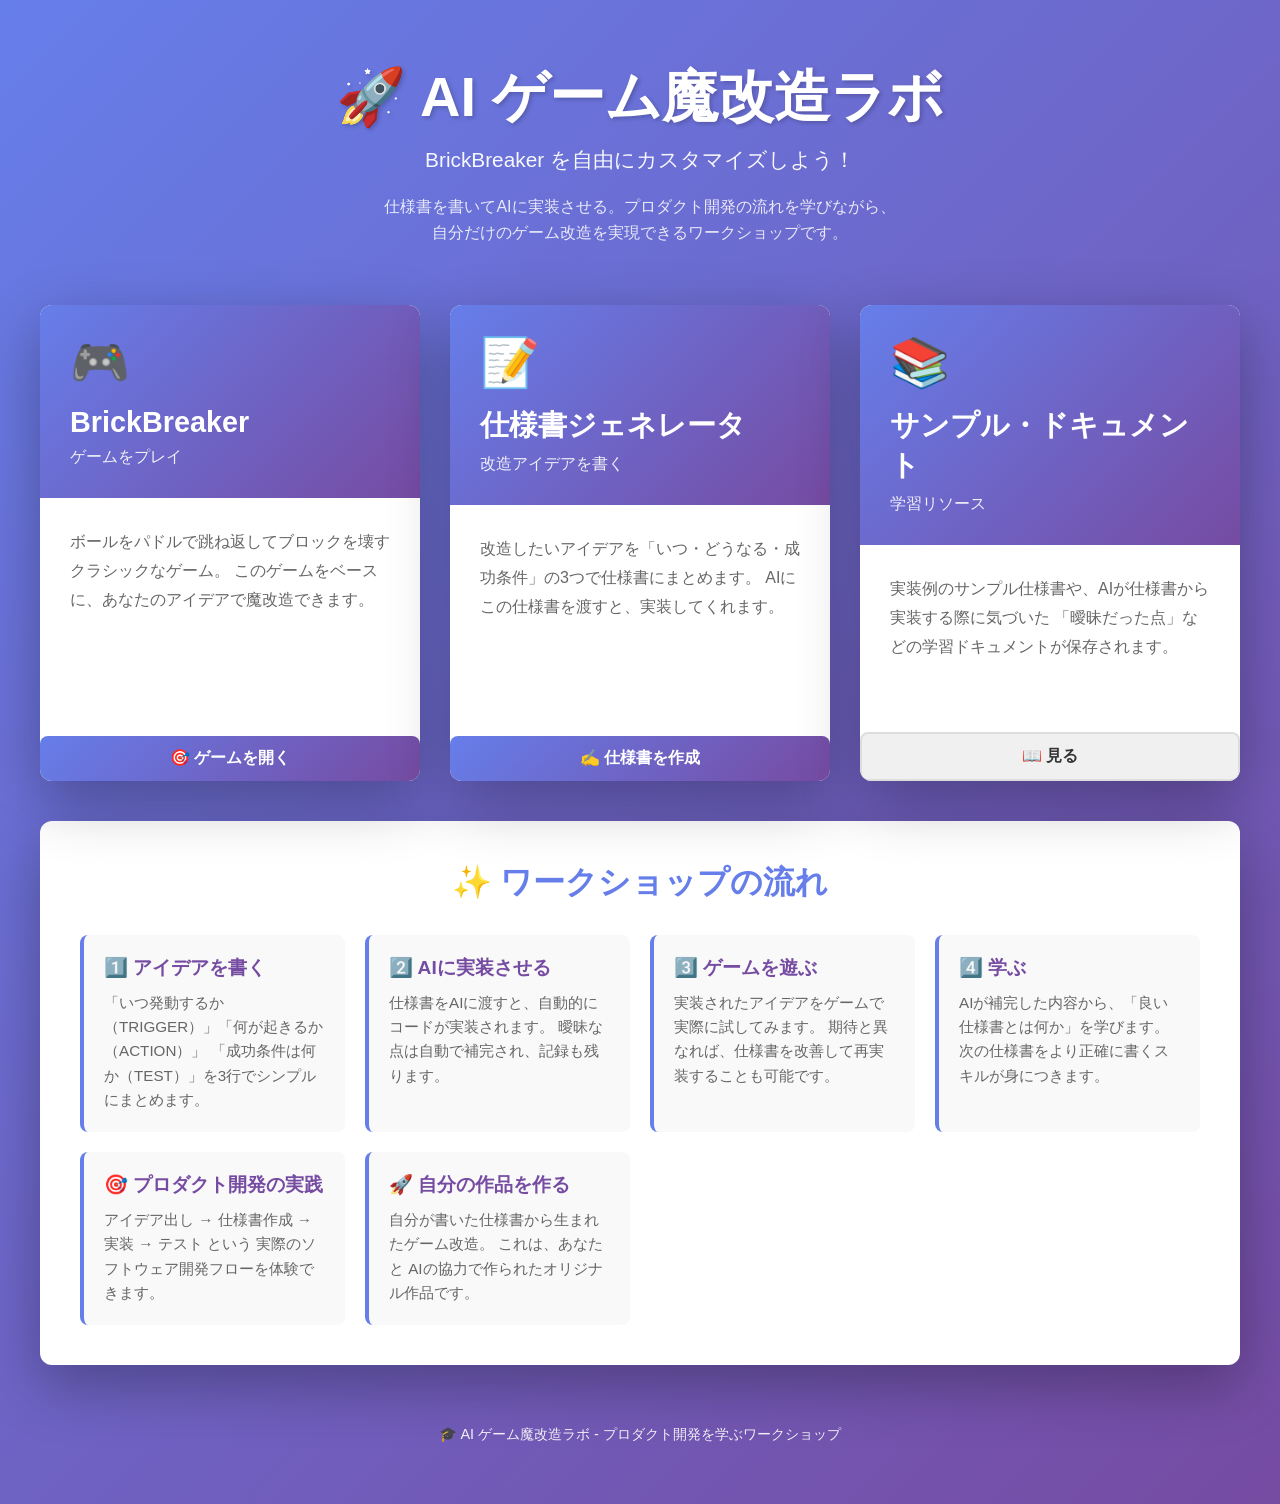
<file: index.html>
<!DOCTYPE html>
<html lang="ja">
<head>
    <meta charset="UTF-8">
    <meta name="viewport" content="width=device-width, initial-scale=1.0">
    <title>AI ゲーム魔改造ラボ</title>
    <style>
        * {
            margin: 0;
            padding: 0;
            box-sizing: border-box;
        }

        body {
            font-family: 'Segoe UI', Tahoma, Geneva, Verdana, sans-serif;
            background: linear-gradient(135deg, #667eea 0%, #764ba2 100%);
            min-height: 100vh;
            padding: 20px;
        }

        .container {
            max-width: 1200px;
            margin: 0 auto;
        }

        .header {
            text-align: center;
            color: white;
            margin-bottom: 60px;
            padding-top: 40px;
        }

        .header h1 {
            font-size: 3.5em;
            margin-bottom: 10px;
            text-shadow: 2px 2px 4px rgba(0, 0, 0, 0.2);
        }

        .header p {
            font-size: 1.3em;
            opacity: 0.95;
            margin-bottom: 20px;
        }

        .header .subtitle {
            font-size: 1em;
            opacity: 0.85;
            max-width: 600px;
            margin: 0 auto;
            line-height: 1.6;
        }

        .cards {
            display: grid;
            grid-template-columns: repeat(auto-fit, minmax(350px, 1fr));
            gap: 30px;
            margin-bottom: 40px;
        }

        .card {
            background: white;
            border-radius: 12px;
            box-shadow: 0 20px 60px rgba(0, 0, 0, 0.3);
            overflow: hidden;
            transition: all 0.3s;
            text-decoration: none;
            color: inherit;
            display: flex;
            flex-direction: column;
        }

        .card:hover {
            transform: translateY(-10px);
            box-shadow: 0 30px 80px rgba(0, 0, 0, 0.4);
        }

        .card-header {
            padding: 30px;
            background: linear-gradient(135deg, #667eea 0%, #764ba2 100%);
            color: white;
        }

        .card-icon {
            font-size: 3em;
            margin-bottom: 15px;
        }

        .card-title {
            font-size: 1.8em;
            font-weight: 600;
            margin-bottom: 8px;
        }

        .card-subtitle {
            font-size: 1em;
            opacity: 0.9;
        }

        .card-content {
            padding: 30px;
            flex: 1;
            display: flex;
            flex-direction: column;
        }

        .card-content p {
            color: #666;
            line-height: 1.8;
            margin-bottom: 20px;
            flex: 1;
        }

        .card-footer {
            display: flex;
            gap: 10px;
            margin-top: 20px;
        }

        .btn {
            flex: 1;
            padding: 12px 24px;
            border: none;
            border-radius: 8px;
            font-size: 1em;
            font-weight: 600;
            cursor: pointer;
            transition: all 0.2s;
            text-decoration: none;
            text-align: center;
            display: flex;
            align-items: center;
            justify-content: center;
            gap: 8px;
        }

        .btn-primary {
            background: linear-gradient(135deg, #667eea 0%, #764ba2 100%);
            color: white;
        }

        .btn-primary:hover {
            transform: translateY(-2px);
            box-shadow: 0 10px 20px rgba(102, 126, 234, 0.3);
        }

        .btn-secondary {
            background: #f0f0f0;
            color: #333;
            border: 2px solid #ddd;
        }

        .btn-secondary:hover {
            background: #e8e8e8;
            border-color: #999;
        }

        .features {
            background: white;
            border-radius: 12px;
            padding: 40px;
            margin-top: 40px;
            box-shadow: 0 20px 60px rgba(0, 0, 0, 0.3);
        }

        .features h2 {
            color: #667eea;
            font-size: 2em;
            margin-bottom: 30px;
            text-align: center;
        }

        .feature-list {
            display: grid;
            grid-template-columns: repeat(auto-fit, minmax(250px, 1fr));
            gap: 20px;
        }

        .feature-item {
            padding: 20px;
            border-left: 4px solid #667eea;
            background: #f9f9f9;
            border-radius: 8px;
        }

        .feature-item h3 {
            color: #764ba2;
            margin-bottom: 10px;
            font-size: 1.2em;
        }

        .feature-item p {
            color: #666;
            line-height: 1.6;
            font-size: 0.95em;
        }

        .footer {
            text-align: center;
            color: white;
            margin-top: 60px;
            padding-bottom: 40px;
            font-size: 0.9em;
            opacity: 0.9;
        }

        @media (max-width: 768px) {
            .header h1 {
                font-size: 2.2em;
            }

            .header p {
                font-size: 1.1em;
            }

            .cards {
                grid-template-columns: 1fr;
            }

            .feature-list {
                grid-template-columns: 1fr;
            }
        }
    </style>
</head>
<body>
    <div class="container">
        <div class="header">
            <h1>🚀 AI ゲーム魔改造ラボ</h1>
            <p>BrickBreaker を自由にカスタマイズしよう！</p>
            <div class="subtitle">
                仕様書を書いてAIに実装させる。プロダクト開発の流れを学びながら、<br>
                自分だけのゲーム改造を実現できるワークショップです。
            </div>
        </div>

        <div class="cards">
            <!-- BrickBreaker Card -->
            <div class="card">
                <div class="card-header">
                    <div class="card-icon">🎮</div>
                    <div class="card-title">BrickBreaker</div>
                    <div class="card-subtitle">ゲームをプレイ</div>
                </div>
                <div class="card-content">
                    <p>
                        ボールをパドルで跳ね返してブロックを壊すクラシックなゲーム。
                        このゲームをベースに、あなたのアイデアで魔改造できます。
                    </p>
                </div>
                <div class="card-footer">
                    <a href="./BrickBreaker/index.html" class="btn btn-primary">🎯 ゲームを開く</a>
                </div>
            </div>

            <!-- Spec Generator Card -->
            <div class="card">
                <div class="card-header">
                    <div class="card-icon">📝</div>
                    <div class="card-title">仕様書ジェネレータ</div>
                    <div class="card-subtitle">改造アイデアを書く</div>
                </div>
                <div class="card-content">
                    <p>
                        改造したいアイデアを「いつ・どうなる・成功条件」の3つで仕様書にまとめます。
                        AIにこの仕様書を渡すと、実装してくれます。
                    </p>
                </div>
                <div class="card-footer">
                    <a href="./Specs/index.html" class="btn btn-primary">✍️ 仕様書を作成</a>
                </div>
            </div>

            <!-- Specs & Docs Card -->
            <div class="card">
                <div class="card-header">
                    <div class="card-icon">📚</div>
                    <div class="card-title">サンプル・ドキュメント</div>
                    <div class="card-subtitle">学習リソース</div>
                </div>
                <div class="card-content">
                    <p>
                        実装例のサンプル仕様書や、AIが仕様書から実装する際に気づいた
                        「曖昧だった点」などの学習ドキュメントが保存されます。
                    </p>
                </div>
                <div class="card-footer">
                    <a href="./Specs/" class="btn btn-secondary">📖 見る</a>
                </div>
            </div>
        </div>

        <div class="features">
            <h2>✨ ワークショップの流れ</h2>
            <div class="feature-list">
                <div class="feature-item">
                    <h3>1️⃣ アイデアを書く</h3>
                    <p>
                        「いつ発動するか（TRIGGER）」「何が起きるか（ACTION）」
                        「成功条件は何か（TEST）」を3行でシンプルにまとめます。
                    </p>
                </div>
                <div class="feature-item">
                    <h3>2️⃣ AIに実装させる</h3>
                    <p>
                        仕様書をAIに渡すと、自動的にコードが実装されます。
                        曖昧な点は自動で補完され、記録も残ります。
                    </p>
                </div>
                <div class="feature-item">
                    <h3>3️⃣ ゲームを遊ぶ</h3>
                    <p>
                        実装されたアイデアをゲームで実際に試してみます。
                        期待と異なれば、仕様書を改善して再実装することも可能です。
                    </p>
                </div>
                <div class="feature-item">
                    <h3>4️⃣ 学ぶ</h3>
                    <p>
                        AIが補完した内容から、「良い仕様書とは何か」を学びます。
                        次の仕様書をより正確に書くスキルが身につきます。
                    </p>
                </div>
                <div class="feature-item">
                    <h3>🎯 プロダクト開発の実践</h3>
                    <p>
                        アイデア出し → 仕様書作成 → 実装 → テスト という
                        実際のソフトウェア開発フローを体験できます。
                    </p>
                </div>
                <div class="feature-item">
                    <h3>🚀 自分の作品を作る</h3>
                    <p>
                        自分が書いた仕様書から生まれたゲーム改造。
                        これは、あなたと AIの協力で作られたオリジナル作品です。
                    </p>
                </div>
            </div>
        </div>

        <div class="footer">
            <p>🎓 AI ゲーム魔改造ラボ - プロダクト開発を学ぶワークショップ</p>
        </div>
    </div>
</body>
</html>
</file>
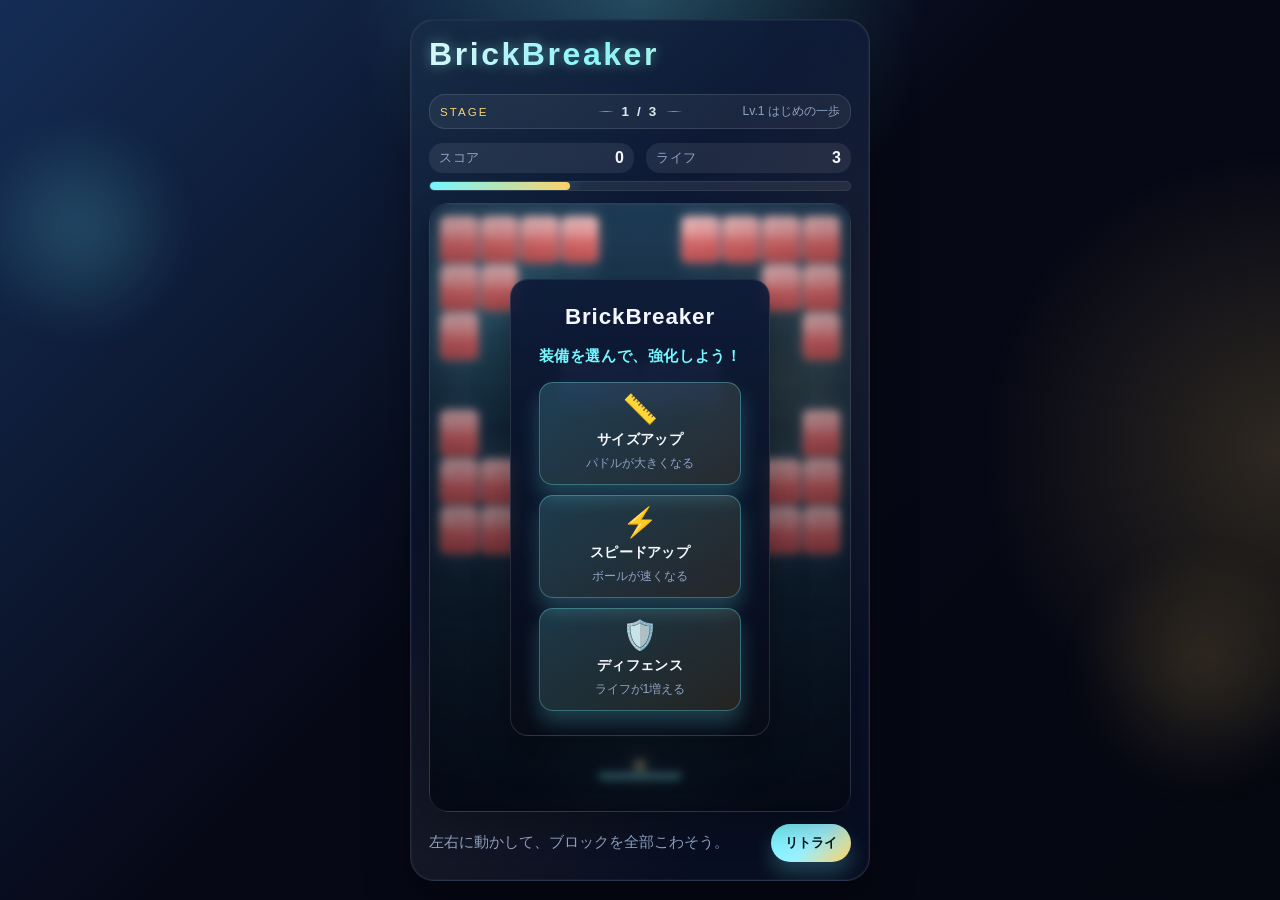
<file: BrickBreaker/index.html>
<!DOCTYPE html>
<!--
  このファイルは、ゲームの見た目を組み立てる土台です。
  HTMLは「何を画面に出すか」を決める役割があり、
  ここではタイトル、点数、キャンバス、スタート画面、ボタンを配置しています。
-->
<html lang="ja">
  <head>
    <!-- 文字コードを日本語向けに設定します。 -->
    <meta charset="UTF-8" />
    <!-- スマートフォンで見たときに画面サイズに合わせて表示するための設定です。 -->
    <meta name="viewport" content="width=device-width, initial-scale=1.0, maximum-scale=1.0, user-scalable=no" />
    <meta name="theme-color" content="#1c2541" />
    <title>BrickBreaker</title>
    <!-- 見た目を整える CSS を読み込みます。 -->
    <link rel="stylesheet" href="css/styles.css" />
    <link rel="manifest" href="manifest.webmanifest" />
    <link rel="icon" href="icons/icon.svg" type="image/svg+xml" />
  </head>
  <body>
    <!--
      全体のレイアウトをまとめるためのコンテナです。
      画面の中央にゲームカードが表示されるようにしています。
    -->
    <main class="app-shell">
      <!--
        ゲーム本体を囲むカードです。
        ここに HUD（点数や残機）とキャンバスを並べます。
      -->
      <section class="game-card">
        <header class="game-header">
          <div class="title-block">
            <h1>BrickBreaker</h1>
            <p class="subtitle"></p>
            <div class="stage-card" aria-live="polite">
              <span class="stage-label">STAGE</span>
              <strong id="stageBadge">1 / 3</strong>
              <span id="stageName">準備中</span>
            </div>
          </div>
          <button id="installBtn" class="install-btn" type="button" hidden>アプリとして保存</button>
        </header>

        <!-- 得点と残機を表示する部分です。 -->
        <div class="hud">
          <div class="stat">
            <span>スコア</span>
            <!-- JavaScript から中身を更新するための ID です。aria-live で得点変化を読み上げさせます。 -->
            <strong id="score" aria-live="polite">0</strong>
          </div>
          <div class="stat">
            <span>ライフ</span>
            <strong id="lives" aria-live="polite">3</strong>
          </div>
        </div>

        <div class="stage-progress" aria-hidden="true">
          <div id="stageProgress" class="stage-progress-fill"></div>
        </div>

        <!--
          ゲーム画面そのものです。
          Canvas は JavaScript で絵を描くための場所です。
        -->
        <div class="canvas-wrap">
          <!-- 実際のゲーム描画先です。幅と高さを指定しています。 -->
          <canvas id="gameCanvas" width="360" height="520"></canvas>
          <!--
            ゲーム開始前やゲームオーバー時に表示するオーバーレイです。
            ここに「タップしてスタート」などのメッセージを出します。
          -->
          <div id="overlay" class="overlay">
            <div class="overlay-card">
              <h1>BrickBreaker</h1>
              <p id="overlayText" aria-live="assertive">タップしてスタート</p>
              <!-- 装備選択ボタングループ（ゲーム初期化時に表示/非表示を切り替える） -->
              <div id="equipmentPanel" class="equipment-panel hidden">
                <p class="equipment-title">装備を選んで、強化しよう！</p>
                <div class="equipment-buttons">
                  <button id="equipmentA" class="equipment-btn" type="button">
                    <span class="equipment-icon">📏</span>
                    <span class="equipment-name">サイズアップ</span>
                    <span class="equipment-desc">パドルが大きくなる</span>
                  </button>
                  <button id="equipmentB" class="equipment-btn" type="button">
                    <span class="equipment-icon">⚡</span>
                    <span class="equipment-name">スピードアップ</span>
                    <span class="equipment-desc">ボールが速くなる</span>
                  </button>
                  <button id="equipmentC" class="equipment-btn" type="button">
                    <span class="equipment-icon">🛡️</span>
                    <span class="equipment-name">ディフェンス</span>
                    <span class="equipment-desc">ライフが1増える</span>
                  </button>
                </div>
              </div>
            </div>
          </div>
        </div>

        <!-- 下部の操作説明と再スタートボタンです。 -->
        <div class="controls">
          <p>左右に動かして、ブロックを全部こわそう。</p>
          <button id="restartBtn" type="button">リトライ</button>
        </div>
      </section>
    </main>

    <!--
      Phaser 3 + 通常の <script> タグで読み込みます（ES Modules は使いません）。
      読み込み順は、Phaser 本体 -> レイアウト -> 設定 -> 共通定数 -> ゲーム本体です。
      ローカル確認は file:// よりも http:// での起動を推奨します。
    -->
    <script src="libs/phaser.min.js"></script>
    <script src="js/layouts.js"></script>
    <script src="js/config.js"></script>
    <script src="js/constants.js"></script>
    <script src="js/render.js"></script>
    <script src="js/sound.js"></script>
    <script src="js/phaser-game.js"></script>
    <script>
      /*
        対応ブラウザでは Service Worker を登録し、PWA としてオフラインでも起動しやすくします。
      */
      if ("serviceWorker" in navigator) {
        window.addEventListener("load", function () {
          navigator.serviceWorker.register("./sw.js").catch(function (error) {
            console.warn("Service Worker registration failed:", error);
          });
        });
      }

      /*
        「アプリとして保存」ボタンを最小構成で扱うための処理です。
        インストール可能なタイミングでイベントを受け取り、ボタン押下で prompt を表示します。
      */
      (function () {
        const installButton = document.getElementById("installBtn");
        if (!installButton) {
          return;
        }

        let deferredInstallPrompt = null;

        window.addEventListener("beforeinstallprompt", function (event) {
          event.preventDefault();
          deferredInstallPrompt = event;
          installButton.hidden = false;
        });

        installButton.addEventListener("click", async function () {
          if (!deferredInstallPrompt) {
            return;
          }

          deferredInstallPrompt.prompt();
          await deferredInstallPrompt.userChoice;
          deferredInstallPrompt = null;
          installButton.hidden = true;
        });

        window.addEventListener("appinstalled", function () {
          deferredInstallPrompt = null;
          installButton.hidden = true;
        });
      })();
    </script>
  </body>
</html>
</file>
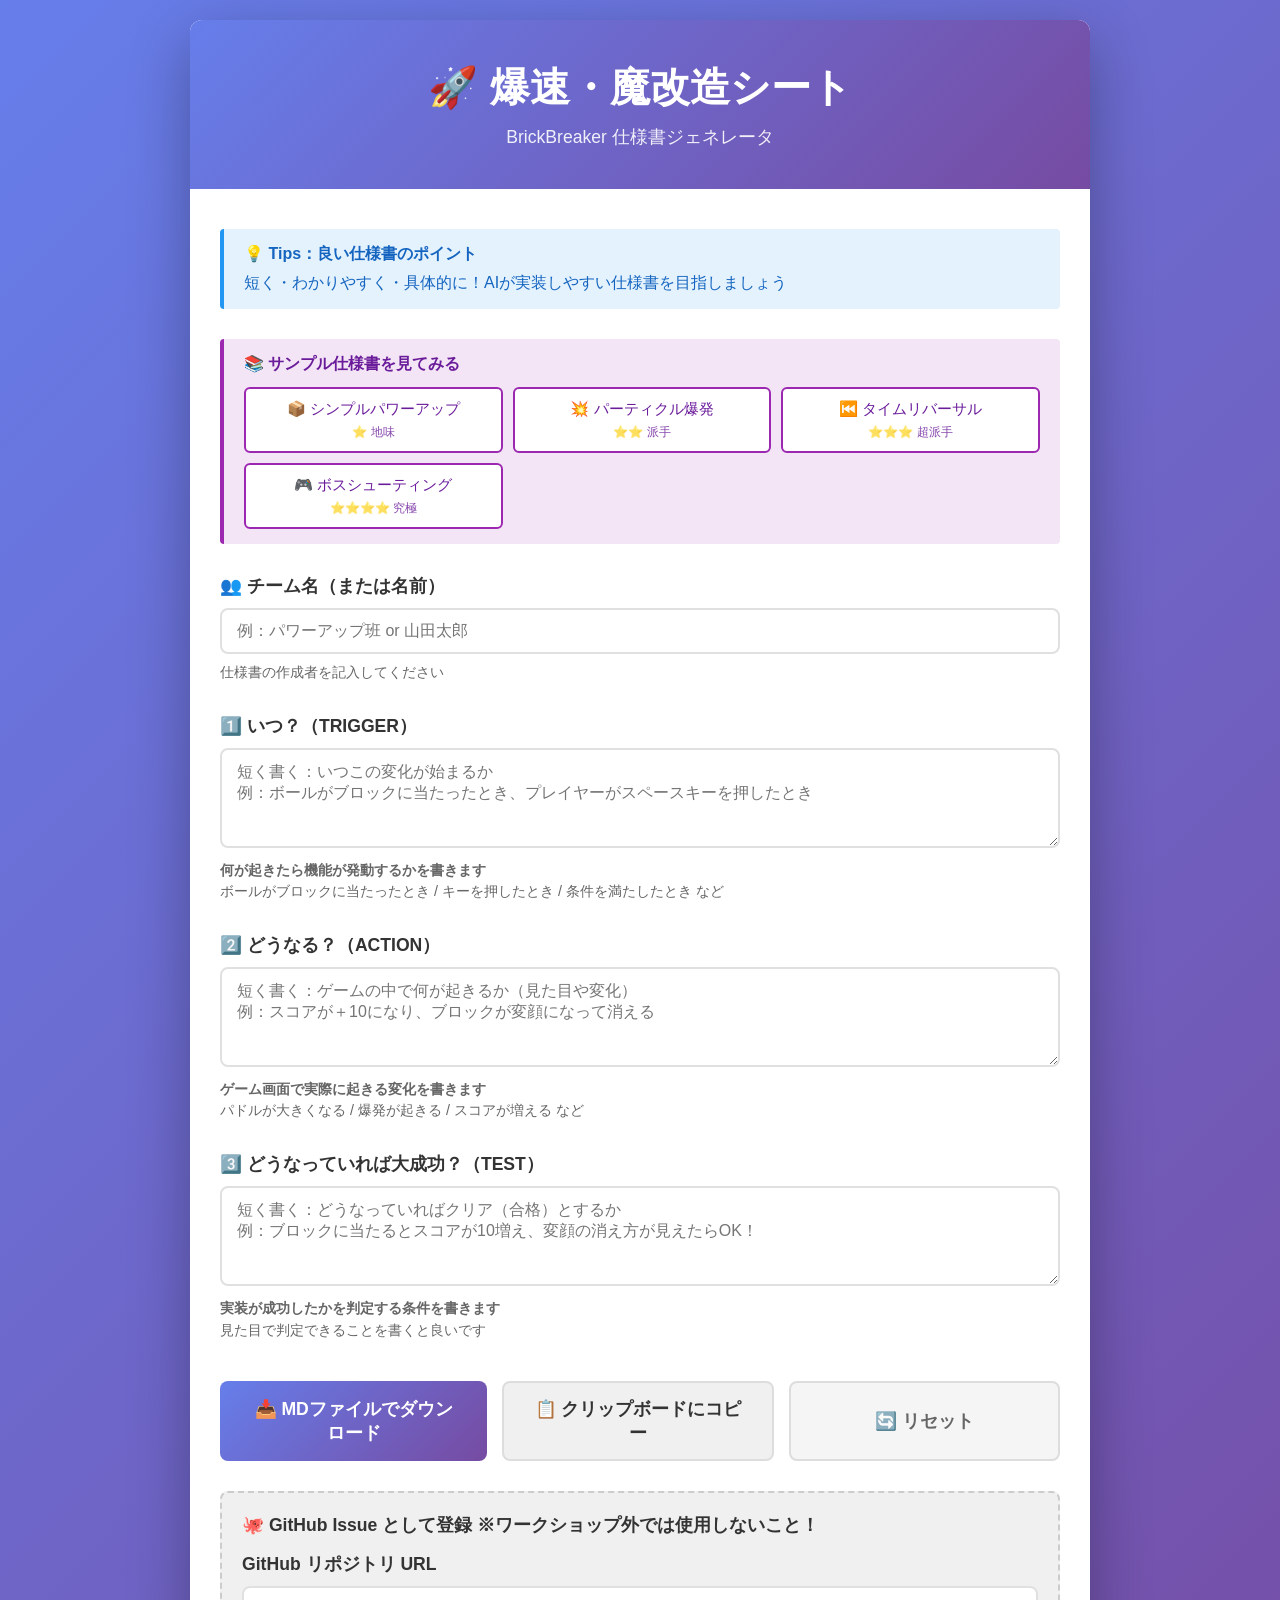
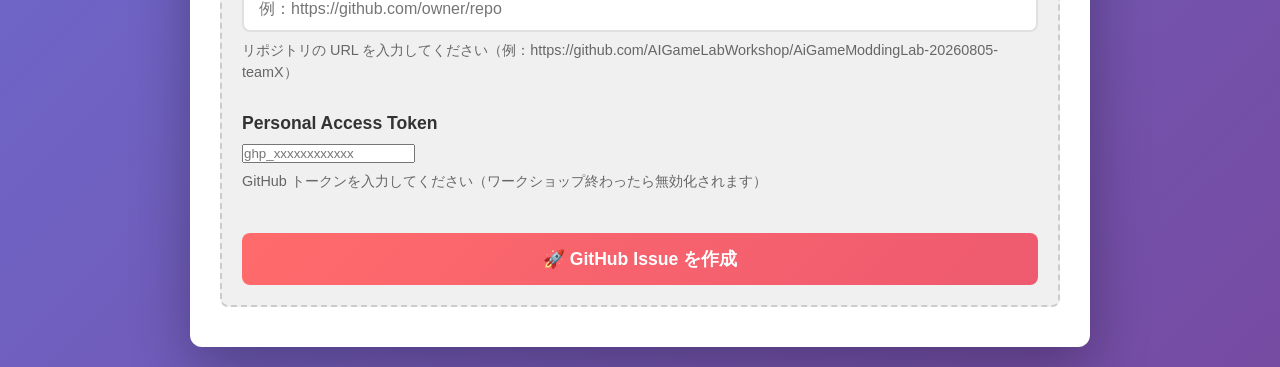
<file: Specs/index.html>
<!DOCTYPE html>
<html lang="ja">
<head>
    <meta charset="UTF-8">
    <meta name="viewport" content="width=device-width, initial-scale=1.0">
    <title>BrickBreaker 魔改造仕様書ジェネレータ</title>
    <style>
        * {
            margin: 0;
            padding: 0;
            box-sizing: border-box;
        }

        body {
            font-family: 'Segoe UI', Tahoma, Geneva, Verdana, sans-serif;
            background: linear-gradient(135deg, #667eea 0%, #764ba2 100%);
            min-height: 100vh;
            padding: 20px;
        }

        .container {
            max-width: 900px;
            margin: 0 auto;
            background: white;
            border-radius: 12px;
            box-shadow: 0 20px 60px rgba(0, 0, 0, 0.3);
            overflow: hidden;
        }

        .header {
            background: linear-gradient(135deg, #667eea 0%, #764ba2 100%);
            color: white;
            padding: 40px 30px;
            text-align: center;
        }

        .header h1 {
            font-size: 2.5em;
            margin-bottom: 10px;
        }

        .header p {
            font-size: 1.1em;
            opacity: 0.9;
        }

        .content {
            padding: 40px 30px;
        }

        .form-group {
            margin-bottom: 30px;
        }

        .form-group label {
            display: block;
            font-weight: 600;
            color: #333;
            margin-bottom: 10px;
            font-size: 1.1em;
        }

        .form-group input[type="text"],
        .form-group textarea {
            width: 100%;
            padding: 12px 15px;
            border: 2px solid #e0e0e0;
            border-radius: 8px;
            font-size: 1em;
            font-family: 'Segoe UI', Tahoma, Geneva, Verdana, sans-serif;
            transition: border-color 0.3s;
        }

        .form-group input[type="text"]:focus,
        .form-group textarea:focus {
            outline: none;
            border-color: #667eea;
            box-shadow: 0 0 0 3px rgba(102, 126, 234, 0.1);
        }

        .form-group textarea {
            resize: vertical;
            min-height: 100px;
        }

        .help-text {
            font-size: 0.9em;
            color: #666;
            margin-top: 8px;
            line-height: 1.5;
        }

        .button-group {
            display: flex;
            gap: 15px;
            margin-top: 40px;
            flex-wrap: wrap;
        }

        button {
            flex: 1;
            padding: 14px 28px;
            font-size: 1.1em;
            font-weight: 600;
            border: none;
            border-radius: 8px;
            cursor: pointer;
            transition: all 0.3s;
            min-width: 200px;
        }

        .btn-download {
            background: linear-gradient(135deg, #667eea 0%, #764ba2 100%);
            color: white;
        }

        .btn-download:hover {
            transform: translateY(-2px);
            box-shadow: 0 10px 20px rgba(102, 126, 234, 0.3);
        }

        .btn-copy {
            background: #f0f0f0;
            color: #333;
            border: 2px solid #ddd;
        }

        .btn-copy:hover {
            background: #e8e8e8;
            border-color: #999;
        }

        .btn-reset {
            background: #f5f5f5;
            color: #666;
            border: 2px solid #ddd;
        }

        .btn-reset:hover {
            background: #ececec;
            border-color: #999;
        }

        .preview {
            background: #f9f9f9;
            border: 2px dashed #ddd;
            border-radius: 8px;
            padding: 20px;
            margin-top: 30px;
            max-height: 400px;
            overflow-y: auto;
        }

        .preview h3 {
            color: #667eea;
            margin-bottom: 15px;
            font-size: 1.3em;
        }

        .preview pre {
            font-family: 'Courier New', monospace;
            font-size: 0.95em;
            line-height: 1.6;
            color: #333;
            white-space: pre-wrap;
            word-wrap: break-word;
        }

        .success-message {
            display: none;
            background: #d4edda;
            color: #155724;
            padding: 15px 20px;
            border-radius: 8px;
            margin-top: 20px;
            border: 1px solid #c3e6cb;
        }

        .success-message.show {
            display: block;
            animation: slideIn 0.3s ease-out;
        }

        @keyframes slideIn {
            from {
                opacity: 0;
                transform: translateY(-10px);
            }
            to {
                opacity: 1;
                transform: translateY(0);
            }
        }

        .tips {
            background: #e3f2fd;
            border-left: 4px solid #2196F3;
            padding: 15px 20px;
            border-radius: 4px;
            margin-bottom: 30px;
            color: #1565c0;
        }

        .tips strong {
            display: block;
            margin-bottom: 8px;
        }

        .samples {
            background: #f3e5f5;
            border-left: 4px solid #9c27b0;
            padding: 15px 20px;
            border-radius: 4px;
            margin-bottom: 30px;
            color: #6a1b9a;
        }

        .samples strong {
            display: block;
            margin-bottom: 12px;
        }

        .sample-list {
            display: grid;
            grid-template-columns: repeat(auto-fit, minmax(200px, 1fr));
            gap: 10px;
        }

        .sample-link {
            display: inline-block;
            padding: 10px 15px;
            background: white;
            border: 2px solid #9c27b0;
            border-radius: 6px;
            color: #6a1b9a;
            text-decoration: none;
            font-size: 0.95em;
            font-weight: 500;
            transition: all 0.2s;
            cursor: pointer;
            font-family: inherit;
        }

        .sample-link:hover {
            background: #9c27b0;
            color: white;
            transform: translateY(-2px);
        }

        .sample-level {
            display: block;
            font-size: 0.8em;
            opacity: 0.8;
            margin-top: 4px;
        }

        .modal {
            display: none;
            position: fixed;
            z-index: 1000;
            left: 0;
            top: 0;
            width: 100%;
            height: 100%;
            background-color: rgba(0, 0, 0, 0.5);
        }

        .modal.show {
            display: flex;
            align-items: center;
            justify-content: center;
        }

        .modal-content {
            background-color: white;
            padding: 40px;
            border-radius: 12px;
            max-width: 700px;
            max-height: 80vh;
            overflow-y: auto;
            box-shadow: 0 20px 60px rgba(0, 0, 0, 0.3);
            width: 90%;
        }

        .modal-header {
            display: flex;
            justify-content: space-between;
            align-items: center;
            margin-bottom: 30px;
            border-bottom: 2px solid #f0f0f0;
            padding-bottom: 15px;
        }

        .modal-header h2 {
            color: #667eea;
            margin: 0;
            font-size: 1.8em;
        }

        .close-modal {
            font-size: 32px;
            font-weight: bold;
            color: #999;
            cursor: pointer;
            background: none;
            border: none;
            padding: 0;
            line-height: 1;
            width: 40px;
            height: 40px;
            display: flex;
            align-items: center;
            justify-content: center;
            transition: color 0.2s;
        }

        .close-modal:hover {
            color: #333;
        }

        .sample-section {
            margin-bottom: 25px;
        }

        .sample-section h3 {
            color: #764ba2;
            font-size: 1.2em;
            margin-bottom: 10px;
            display: flex;
            align-items: center;
            gap: 8px;
        }

        .sample-section p {
            color: #333;
            line-height: 1.8;
            font-size: 1em;
            margin: 0;
            padding-left: 20px;
            border-left: 3px solid #667eea;
        }

        .modal-spec {
            background: none;
            padding: 0;
            border-radius: 0;
            font-family: inherit;
            font-size: 1em;
            line-height: 1;
            white-space: normal;
            word-wrap: normal;
            margin-bottom: 0;
            max-height: none;
            overflow-y: visible;
        }

        .modal-actions {
            display: none;
        }

        .btn-use-sample {
            display: none;
        }

        .btn-use-sample:hover {
            display: none;
        }

        .btn-issue {
            background: linear-gradient(135deg, #ff6b6b 0%, #ee5a6f 100%);
            color: white;
        }

        .btn-issue:hover {
            transform: translateY(-2px);
            box-shadow: 0 10px 20px rgba(255, 107, 107, 0.3);
        }

        .github-section {
            background: #f0f0f0;
            border: 2px dashed #ccc;
            border-radius: 8px;
            padding: 20px;
            margin-top: 30px;
        }

        .github-section h3 {
            color: #333;
            margin-bottom: 15px;
            font-size: 1.1em;
            display: flex;
            align-items: center;
            gap: 8px;
        }

        @media (max-width: 600px) {
            .header h1 {
                font-size: 1.8em;
            }

            .button-group {
                flex-direction: column;
            }

            button {
                min-width: auto;
            }

            .content {
                padding: 20px 15px;
            }
        }
    </style>
</head>
<body>
    <div class="container">
        <div class="header">
            <h1>🚀 爆速・魔改造シート</h1>
            <p>BrickBreaker 仕様書ジェネレータ</p>
        </div>

        <div class="content">
            <div class="tips">
                <strong>💡 Tips：良い仕様書のポイント</strong>
                短く・わかりやすく・具体的に！AIが実装しやすい仕様書を目指しましょう
            </div>

            <div class="samples">
                <strong>📚 サンプル仕様書を見てみる</strong>
                <div class="sample-list">
                    <button class="sample-link" onclick="showSample('simple')">
                        📦 シンプルパワーアップ
                        <span class="sample-level">⭐ 地味</span>
                    </button>
                    <button class="sample-link" onclick="showSample('particle')">
                        💥 パーティクル爆発
                        <span class="sample-level">⭐⭐ 派手</span>
                    </button>
                    <button class="sample-link" onclick="showSample('reversal')">
                        ⏮️ タイムリバーサル
                        <span class="sample-level">⭐⭐⭐ 超派手</span>
                    </button>
                    <button class="sample-link" onclick="showSample('boss')">
                        🎮 ボスシューティング
                        <span class="sample-level">⭐⭐⭐⭐ 究極</span>
                    </button>
                </div>
            </div>

            <form id="specForm">
                <div class="form-group">
                    <label for="teamName">👥 チーム名（または名前）</label>
                    <input type="text" id="teamName" placeholder="例：パワーアップ班 or 山田太郎">
                    <div class="help-text">仕様書の作成者を記入してください</div>
                </div>

                <div class="form-group">
                    <label for="trigger">1️⃣ いつ？（TRIGGER）</label>
                    <textarea id="trigger" placeholder="短く書く：いつこの変化が始まるか&#10;例：ボールがブロックに当たったとき、プレイヤーがスペースキーを押したとき"></textarea>
                    <div class="help-text">
                        <strong>何が起きたら機能が発動するかを書きます</strong><br>
                        ボールがブロックに当たったとき / キーを押したとき / 条件を満たしたとき など
                    </div>
                </div>

                <div class="form-group">
                    <label for="action">2️⃣ どうなる？（ACTION）</label>
                    <textarea id="action" placeholder="短く書く：ゲームの中で何が起きるか（見た目や変化）&#10;例：スコアが＋10になり、ブロックが変顔になって消える"></textarea>
                    <div class="help-text">
                        <strong>ゲーム画面で実際に起きる変化を書きます</strong><br>
                        パドルが大きくなる / 爆発が起きる / スコアが増える など
                    </div>
                </div>

                <div class="form-group">
                    <label for="test">3️⃣ どうなっていれば大成功？（TEST）</label>
                    <textarea id="test" placeholder="短く書く：どうなっていればクリア（合格）とするか&#10;例：ブロックに当たるとスコアが10増え、変顔の消え方が見えたらOK！"></textarea>
                    <div class="help-text">
                        <strong>実装が成功したかを判定する条件を書きます</strong><br>
                        見た目で判定できることを書くと良いです
                    </div>
                </div>

                <div class="button-group">
                    <button type="button" class="btn-download" onclick="downloadSpec()">📥 MDファイルでダウンロード</button>
                    <button type="button" class="btn-copy" onclick="copyToClipboard()">📋 クリップボードにコピー</button>
                    <button type="button" class="btn-reset" onclick="resetForm()">🔄 リセット</button>
                </div>

                <div class="success-message" id="successMessage"></div>

                <div class="preview" id="preview" style="display: none;">
                    <h3>📄 プレビュー</h3>
                    <pre id="previewContent"></pre>
                </div>

                <!-- GitHub Issue 作成セクション -->
                <div class="github-section">
                    <h3>🐙 GitHub Issue として登録 ※ワークショップ外では使用しないこと！</h3>
                    
                    <div class="form-group">
                        <label for="repoUrl">GitHub リポジトリ URL</label>
                        <input type="text" id="repoUrl" placeholder="例：https://github.com/owner/repo">
                        <div class="help-text">リポジトリの URL を入力してください（例：https://github.com/AIGameLabWorkshop/AiGameModdingLab-20260805-teamX）</div>
                    </div>

                    <div class="form-group">
                        <label for="githubToken">Personal Access Token</label>
                        <input type="password" id="githubToken" placeholder="ghp_xxxxxxxxxxxx">
                        <div class="help-text">GitHub トークンを入力してください（ワークショップ終わったら無効化されます）</div>
                    </div>

                    <div class="button-group">
                        <button type="button" class="btn-issue" onclick="createGithubIssue()">🚀 GitHub Issue を作成</button>
                    </div>

                    <div class="success-message" id="githubMessage"></div>
                </div>
            </form>
        </div>
    </div>

    <!-- サンプル表示モーダル -->
    <div id="sampleModal" class="modal">
        <div class="modal-content">
            <div class="modal-header">
                <h2 id="modalTitle"></h2>
                <button class="close-modal" onclick="closeSample()">&times;</button>
            </div>
            <div class="modal-spec" id="modalSpec"></div>
            <div style="text-align: right;">
                <button class="btn-reset" onclick="closeSample()">閉じる</button>
            </div>
        </div>
    </div>

    <script>
        // サンプルデータ
        const samples = {
            simple: {
                title: '📦 シンプルパワーアップ班',
                teamName: 'シンプルパワーアップ班',
                trigger: 'ゴールドブロック（黄色）に当たったとき',
                action: 'パドルのサイズが1.5倍に大きくなり、画面に「POWER UP!」というテキストが表示される',
                test: 'ゴールドブロックに当たると、パドルが明らかに大きくなり、そのあと3秒後に元のサイズに戻ればOK！'
            },
            particle: {
                title: '💥 爆発パーティクル研究所',
                teamName: '爆発パーティクル研究所',
                trigger: 'ボールが3個以上のブロックに連続で当たったとき（コンボが発生したとき）',
                action: 'ボールの衝突地点から100個以上の虹色のパーティクルが爆発的に飛び散り、画面全体が一瞬フラッシュする。スコアが10倍になり、爆発音が鳴る',
                test: 'コンボが起きるたびにド派手な爆発が見え、スコアが通常の10倍増えて、爆発音が聞こえればOK！'
            },
            reversal: {
                title: '⏮️ タイムリバーサル開発隊',
                teamName: 'タイムリバーサル開発隊',
                trigger: 'プレイヤーが「R」キーを長押し（2秒以上）したとき',
                action: '画面全体が逆さまに反転し、すべてのボールと壊したブロックが1秒前の状態に戻る。ボールの軌跡がエフェクトとして残る',
                test: 'Rキーを長押しすると画面が反転し、ボールやブロックが数秒前に戻り、軌跡エフェクトが見えたらOK！バッテリーが1消費される（最大5回まで）'
            },
            boss: {
                title: '🎮 ボスバトル降臨プロジェクト',
                teamName: 'ボスバトル降臨プロジェクト',
                trigger: 'ステージのすべてのブロックを壊し終えたとき（ステージをクリアしたとき）',
                action: '画面中央に巨大なボスキャラが出現し、通常のボール・パドル・ブロックが消える。プレイヤーはマウスをドラッグして照準を合わせ、クリックでボスを撃つシューティングゲームに切り替わる。ボスから発射される光線を避けながら戦う',
                test: 'ブロック崩しが終わった瞬間にボスが出現し、シューティングゲームに完全に切り替わり、ボスの体力バーが見えて射撃できれば大成功！ボスを倒すとゲームクリアになればOK！'
            }
        };

        let currentSample = null;

        function showSample(sampleKey) {
            currentSample = sampleKey;
            const sample = samples[sampleKey];
            
            document.getElementById('modalTitle').textContent = sample.title;
            
            const specHtml = `
                <div class="sample-section">
                    <h3>1️⃣ いつ？（TRIGGER）</h3>
                    <p>${sample.trigger}</p>
                </div>
                <div class="sample-section">
                    <h3>2️⃣ どうなる？（ACTION）</h3>
                    <p>${sample.action}</p>
                </div>
                <div class="sample-section">
                    <h3>3️⃣ どうなっていれば大成功？（TEST）</h3>
                    <p>${sample.test}</p>
                </div>
            `;
            
            document.getElementById('modalSpec').innerHTML = specHtml;
            document.getElementById('sampleModal').classList.add('show');
        }

        function closeSample() {
            document.getElementById('sampleModal').classList.remove('show');
            currentSample = null;
        }

        // モーダル外クリックで閉じる
        window.onclick = function(event) {
            const modal = document.getElementById('sampleModal');
            if (event.target === modal) {
                closeSample();
            }
        }

        // リアルタイムプレビュー
        const formInputs = document.querySelectorAll('#specForm input, #specForm textarea');
        formInputs.forEach(input => {
            input.addEventListener('input', updatePreview);
        });

        function generateMarkdown() {
            const teamName = document.getElementById('teamName').value || '（未入力）';
            const trigger = document.getElementById('trigger').value || '（未入力）';
            const action = document.getElementById('action').value || '（未入力）';
            const test = document.getElementById('test').value || '（未入力）';

            return `# 🚀 爆速・魔改造シート（3行仕様書）

* **チーム名（または名前）:** ${teamName}

---

### 1. いつ？（TRIGGER）
* **短く書く：いつこの変化が始まるか**
* ${trigger}


### 2. どうなる？（ACTION）
* **短く書く：ゲームの中で何が起きるか（見た目や変化）**
* ${action}


### 3. どうなっていれば大成功？（TEST）
* **短く書く：どうなっていればクリア（合格）とするか**
* ${test}
`;
        }

        function updatePreview() {
            const preview = document.getElementById('preview');
            const previewContent = document.getElementById('previewContent');

            if (document.getElementById('teamName').value ||
                document.getElementById('trigger').value ||
                document.getElementById('action').value ||
                document.getElementById('test').value) {
                preview.style.display = 'block';
                previewContent.textContent = generateMarkdown();
            } else {
                preview.style.display = 'none';
            }
        }

        function downloadSpec() {
            const teamName = document.getElementById('teamName').value || 'spec';
            const sanitizedName = teamName.replace(/[^a-z0-9]/gi, '_').toLowerCase();
            const markdown = generateMarkdown();

            const blob = new Blob([markdown], { type: 'text/markdown' });
            const url = URL.createObjectURL(blob);
            const a = document.createElement('a');
            a.href = url;
            a.download = `${sanitizedName}_spec.md`;
            document.body.appendChild(a);
            a.click();
            document.body.removeChild(a);
            URL.revokeObjectURL(url);

            showSuccessMessage('✅ MDファイルをダウンロードしました！');
        }

        function copyToClipboard() {
            const markdown = generateMarkdown();
            navigator.clipboard.writeText(markdown).then(() => {
                showSuccessMessage('✅ クリップボードにコピーしました！');
            }).catch(() => {
                alert('コピーに失敗しました。手動でコピーしてください。');
            });
        }

        function resetForm() {
            document.getElementById('specForm').reset();
            document.getElementById('preview').style.display = 'none';
            document.getElementById('successMessage').classList.remove('show');
        }

        function showSuccessMessage(message) {
            const successMessage = document.getElementById('successMessage');
            successMessage.textContent = message;
            successMessage.classList.add('show');
            setTimeout(() => {
                successMessage.classList.remove('show');
            }, 3000);
        }

        function showGithubMessage(message, isError = false) {
            const githubMessage = document.getElementById('githubMessage');
            githubMessage.textContent = message;
            githubMessage.classList.add('show');
            if (isError) {
                githubMessage.style.background = '#f8d7da';
                githubMessage.style.color = '#721c24';
                githubMessage.style.borderColor = '#f5c6cb';
            } else {
                githubMessage.style.background = '#d4edda';
                githubMessage.style.color = '#155724';
                githubMessage.style.borderColor = '#c3e6cb';
            }
            setTimeout(() => {
                githubMessage.classList.remove('show');
            }, 4000);
        }

        async function createGithubIssue() {
            const repoUrl = document.getElementById('repoUrl').value.trim();
            const token = document.getElementById('githubToken').value.trim();
            const teamName = document.getElementById('teamName').value || '（未入力）';
            const trigger = document.getElementById('trigger').value || '（未入力）';
            const action = document.getElementById('action').value || '（未入力）';
            const test = document.getElementById('test').value || '（未入力）';

            // バリデーション
            if (!repoUrl) {
                showGithubMessage('❌ リポジトリ URL を入力してください', true);
                return;
            }
            if (!token) {
                showGithubMessage('❌ Personal Access Token を入力してください', true);
                return;
            }
            if (!teamName || teamName === '（未入力）') {
                showGithubMessage('❌ チーム名を入力してください', true);
                return;
            }
            if (!trigger || trigger === '（未入力）') {
                showGithubMessage('❌ TRIGGER を入力してください', true);
                return;
            }
            if (!action || action === '（未入力）') {
                showGithubMessage('❌ ACTION を入力してください', true);
                return;
            }
            if (!test || test === '（未入力）') {
                showGithubMessage('❌ TEST を入力してください', true);
                return;
            }

            // リポジトリ URL から owner と repo を抽出
            let owner, repo;
            try {
                const urlParts = repoUrl.replace('https://github.com/', '').replace('http://github.com/', '').replace('.git', '').split('/');
                owner = urlParts[0];
                repo = urlParts[1];
                if (!owner || !repo) throw new Error();
            } catch (e) {
                showGithubMessage('❌ リポジトリ URL の形式が正しくありません（例：https://github.com/owner/repo）', true);
                return;
            }

            // Issue本文を生成
            const issueTitle = `[仕様書] ${teamName}`;
            const issueBody = `# 🚀 爆速・魔改造シート（3行仕様書）

**チーム名（または名前）:** ${teamName}

---

## 1. いつ？（TRIGGER）
${trigger}

## 2. どうなる？（ACTION）
${action}

## 3. どうなっていれば大成功？（TEST）
${test}

---

*このIssueは [仕様書ジェネレータ](https://pages.github.com/) から自動生成されました。*`;

            try {
                showGithubMessage('⏳ GitHub Issue を作成中...', false);
                
                const response = await fetch(`https://api.github.com/repos/${owner}/${repo}/issues`, {
                    method: 'POST',
                    headers: {
                        'Accept': 'application/vnd.github.v3+json',
                        'Authorization': `token ${token}`,
                        'Content-Type': 'application/json',
                    },
                    body: JSON.stringify({
                        title: issueTitle,
                        body: issueBody,
                        labels: ['feature-request', 'mod'],
                    }),
                });

                if (!response.ok) {
                    const errorData = await response.json();
                    const errorMsg = errorData.message || '不明なエラーが発生しました';
                    showGithubMessage(`❌ エラー: ${errorMsg}`, true);
                    console.error('GitHub API Error:', errorData);
                    return;
                }

                const data = await response.json();
                showGithubMessage(`✅ Issue を作成しました！#${data.number} - ${data.html_url}`, false);
                
            } catch (error) {
                showGithubMessage(`❌ エラーが発生しました: ${error.message}`, true);
                console.error('Error:', error);
            }
        }

        // LocalStorage から GitHub 設定を復元
        function initializeGithubSettings() {
            const savedRepoUrl = localStorage.getItem('githubRepoUrl');
            const savedToken = localStorage.getItem('githubToken');
            
            if (savedRepoUrl) {
                document.getElementById('repoUrl').value = savedRepoUrl;
            }
            if (savedToken) {
                document.getElementById('githubToken').value = savedToken;
            }
        }

        // repoUrl の変更を監視して LocalStorage に保存
        document.getElementById('repoUrl').addEventListener('change', function() {
            localStorage.setItem('githubRepoUrl', this.value.trim());
        });

        // githubToken の変更を監視して LocalStorage に保存
        document.getElementById('githubToken').addEventListener('change', function() {
            localStorage.setItem('githubToken', this.value);
        });

        // 初期化
        initializeGithubSettings();
        updatePreview();
    </script>
</body>
</html>
</file>
<file: BrickBreaker/css/styles.css>
/*
  この CSS は、ゲーム画面の見た目を整えるためのルール集です。
  ここでは色、余白、レイアウト、ボタンの見た目などを決めています。
  変数 (:root) を使うと、色を一元管理しやすくなります。
*/
:root {
  /* ダークな雰囲気を作るための基本色です。 */
  color-scheme: dark;
  /* 画面全体の背景色です。 */
  --bg: #060816;
  --bg-2: #101c38;
  /* ゲームカードの背景色です。 */
  --panel: rgba(8, 15, 35, 0.9);
  --panel-strong: rgba(14, 26, 55, 0.94);
  /* 目立つ青緑のアクセント色です。 */
  --accent: #74f7ff;
  --accent-2: #ffd166;
  --accent-3: #9df87f;
  /* 文字色です。 */
  --text: #f5f7ff;
  /* 少し薄い色の文字です。 */
  --muted: #8ea2c4;
}

/*
  すべての要素に box-sizing を適用して、
  padding や border を含めたサイズ計算にします。
  これにより、レイアウトが崩れにくくなります。
*/
* {
  box-sizing: border-box;
}

/*
  body はページ全体の土台です。
  画面の中央にゲームを置くために、Grid レイアウトを使っています。
*/
body {
  margin: 0;
  min-height: 100vh;
  font-family: "M PLUS Rounded 1c", "Hiragino Maru Gothic ProN", "Yu Gothic", sans-serif;
  /* 放射状のグラデーションで、モダンかつ少しゲームっぽい雰囲気を作ります。 */
  background:
    radial-gradient(circle at top, rgba(116, 247, 255, 0.24), transparent 26%),
    radial-gradient(circle at right, rgba(255, 209, 102, 0.16), transparent 22%),
    linear-gradient(135deg, #152d55 0%, var(--bg) 48%, #050711 100%);
  color: var(--text);
  display: grid;
  place-items: center;
  padding: 16px;
  overflow-x: hidden;
  position: relative;
}

body::before,
body::after {
  content: "";
  position: fixed;
  inset: auto;
  pointer-events: none;
  z-index: 0;
  filter: blur(18px);
  opacity: 0.7;
}

body::before {
  width: 240px;
  height: 240px;
  left: -40px;
  top: 12vh;
  border-radius: 50%;
  background: radial-gradient(circle, rgba(116, 247, 255, 0.28), transparent 65%);
  animation: floatBlob 10s ease-in-out infinite;
}

body::after {
  width: 280px;
  height: 280px;
  right: -60px;
  bottom: 10vh;
  border-radius: 50%;
  background: radial-gradient(circle, rgba(255, 209, 102, 0.2), transparent 65%);
  animation: floatBlob 13s ease-in-out infinite reverse;
}

/*
  アプリ全体の横幅を制限します。
  画面が広いときは 460px くらいに収め、
  それ以上は広がりすぎないようにします。
*/
.app-shell {
  width: min(100%, 460px);
  position: relative;
  z-index: 1;
}

/*
  ゲームカードです。
  背景、角丸、影、境界線を付けて、
  画面の中でゲームが立ち上がるように見せています。
*/
.game-card {
  background: linear-gradient(180deg, var(--panel-strong), var(--panel));
  border: 1px solid rgba(255, 255, 255, 0.12);
  border-radius: 24px;
  padding: 18px;
  box-shadow: 0 20px 45px rgba(0, 0, 0, 0.35), 0 0 0 1px rgba(255, 255, 255, 0.04) inset;
  position: relative;
  overflow: hidden;
  animation: cardEnter 0.6s ease-out both;
}

.game-card::before {
  content: "";
  position: absolute;
  inset: 0;
  background: linear-gradient(130deg, rgba(116, 247, 255, 0.08), transparent 35%, rgba(255, 209, 102, 0.05) 60%, transparent 85%);
  pointer-events: none;
}

@keyframes cardEnter {
  from {
    opacity: 0;
    transform: translateY(12px) scale(0.98);
  }
  to {
    opacity: 1;
    transform: translateY(0) scale(1);
  }
}

@keyframes floatBlob {
  0%, 100% { transform: translateY(0) translateX(0) scale(1); }
  50% { transform: translateY(-18px) translateX(8px) scale(1.05); }
}

/* 画面の最初の印象を作るヘッダー */
.game-header {
  display: flex;
  justify-content: space-between;
  align-items: flex-start;
  gap: 12px;
  margin-bottom: 14px;
}

.install-btn {
  flex: 0 0 auto;
  margin-top: 2px;
  padding: 8px 12px;
  font-size: 0.78rem;
  letter-spacing: 0.04em;
  white-space: nowrap;
}

.title-block {
  min-width: 0;
  width: 100%;
  display: flex;
  flex-direction: column;
  gap: 8px;
}

.title-block h1 {
  margin: 0;
  font-size: clamp(1.6rem, 5vw, 2rem);
  line-height: 1;
  letter-spacing: 0.08em;
  display: inline-block;
  position: relative;
  font-weight: 900;
  background: linear-gradient(120deg, #ecf9ff 0%, #8ff6ff 40%, #ffe7aa 100%);
  -webkit-background-clip: text;
  background-clip: text;
  -webkit-text-fill-color: transparent;
  text-shadow:
    0 0 12px rgba(116, 247, 255, 0.38),
    0 0 28px rgba(255, 209, 102, 0.18);
}

.subtitle {
  margin: 8px 0 0;
  color: var(--muted);
  font-size: 0.95rem;
  line-height: 1.5;
}

.stage-card {
  flex: 0 0 auto;
  min-width: 0;
  padding: 8px 10px;
  border-radius: 16px;
  background: rgba(255, 255, 255, 0.06);
  border: 1px solid rgba(255, 255, 255, 0.12);
  text-align: left;
  display: grid;
  grid-template-columns: 1fr auto 1fr;
  align-items: center;
  gap: 8px;
  width: 100%;
  margin-left: 0;
}

.stage-label {
  display: inline-block;
  justify-self: start;
  margin-bottom: 0;
  color: var(--accent-2);
  font-size: 0.72rem;
  letter-spacing: 0.18em;
}

#stageBadge {
  display: inline-flex;
  align-items: center;
  justify-content: center;
  gap: 8px;
  justify-self: center;
  padding: 0;
  border: 0;
  background: transparent;
  color: rgba(240, 248, 255, 0.92);
  letter-spacing: 0.16em;
  text-shadow: none;
  box-shadow: none;
  font-size: 0.84rem;
  font-weight: 700;
}

#stageBadge::before,
#stageBadge::after {
  content: "";
  width: 16px;
  height: 1px;
  border-radius: 999px;
  background: linear-gradient(90deg, rgba(116, 247, 255, 0.05), rgba(116, 247, 255, 0.65), rgba(116, 247, 255, 0.05));
}

#stageName {
  display: inline-block;
  margin-top: 0;
  color: var(--muted);
  font-size: 0.76rem;
  white-space: nowrap;
  overflow: hidden;
  text-overflow: ellipsis;
  justify-self: end;
  text-align: right;
}

.stage-progress {
  height: 10px;
  margin: 0 0 12px;
  border-radius: 999px;
  overflow: hidden;
  background: rgba(255, 255, 255, 0.08);
  border: 1px solid rgba(255, 255, 255, 0.08);
}

.stage-progress-fill {
  width: 33.333%;
  height: 100%;
  border-radius: inherit;
  background: linear-gradient(90deg, var(--accent), var(--accent-2));
  box-shadow: 0 0 18px rgba(116, 247, 255, 0.4);
  transition: width 0.25s ease;
}

/*
  スコアと残機の表示部分です。
  左右に並べるために flex を使っています。
*/
.hud {
  display: flex;
  justify-content: space-between;
  gap: 12px;
  margin-bottom: 8px;
}

/*
  1つ1つの表示ボックスです。
  背景を少し明るくして、数字が目立つようにしています。
*/
.stat {
  flex: 1;
  background: rgba(255, 255, 255, 0.08);
  border-radius: 14px;
  padding: 6px 10px;
  display: flex;
  justify-content: space-between;
  align-items: center;
}

/*
  ラベルの文字です。
  少し薄い色にして、数字よりも控えめに見せています。
*/
.stat span {
  color: var(--muted);
  font-size: 0.82rem;
  letter-spacing: 0.04em;
}

/*
  数字そのものです。
  ここは少し太めにして、目立たせます。
*/
.stat strong {
  font-size: 1rem;
  color: var(--text);
}

/*
  Canvas を入れる外側の箱です。
  position: relative を付けることで、
  オーバーレイを Canvas の上に重ねられるようにしています。
*/
.canvas-wrap {
  position: relative;
  border-radius: 20px;
  overflow: hidden;
  border: 1px solid rgba(255, 255, 255, 0.14);
  box-shadow: 0 16px 30px rgba(0, 0, 0, 0.25), 0 0 0 1px rgba(116, 247, 255, 0.08) inset;
}

/*
  実際のゲーム描画先です。
  ここではサイズ・タッチ操作など「配置/操作」に関する見た目だけを担当し、
  ゲーム内の背景やオブジェクト描画は JavaScript（Phaser）側で行います。
*/
#gameCanvas {
  display: block;
  width: 100%;
  height: auto;
  background: transparent;
  touch-action: none;
  /* 長押しやドレーギでテキスト選択セービーが出ないようにする。 */
  -webkit-user-select: none;
  user-select: none;
  -webkit-touch-callout: none;
}

/*
  開始前や終了時に表示する半透明の覆いです。
  絶対配置にしてキャンバスの上にかぶせています。
*/
.overlay {
  position: absolute;
  inset: 0;
  display: grid;
  place-items: center;
  background: radial-gradient(circle at top, rgba(116, 247, 255, 0.12), rgba(3, 6, 16, 0.74));
  backdrop-filter: blur(4px);
}

/*
  JavaScript から hidden クラスを付け外しして、
  表示・非表示を切り替えます。
*/
.overlay.hidden {
  display: none;
}

/*
  オーバーレイの中のカードです。
  角丸と背景で、メッセージが読みやすいようにしています。
*/
.overlay-card {
  text-align: center;
  padding: 24px 28px;
  border-radius: 18px;
  background: linear-gradient(180deg, rgba(14, 26, 55, 0.92), rgba(7, 12, 24, 0.95));
  border: 1px solid rgba(255, 255, 255, 0.12);
  box-shadow: 0 18px 36px rgba(0, 0, 0, 0.35);
}

/*
  タイトル文字です。
  見出しなので少し大きめにしています。
*/
.overlay-card h1 {
  margin: 0 0 8px;
  font-size: 1.4rem;
  letter-spacing: 0.04em;
}

/*
  オーバーレイの本文です。
  改行が入ることがあるため、pre-line を使って見やすくしています。
*/
.overlay-card p {
  margin: 0;
  color: var(--accent);
  white-space: pre-line;
  line-height: 1.6;
}

/*
  操作説明とボタンを横に並べるための部分です。
*/
.controls {
  display: flex;
  justify-content: space-between;
  align-items: center;
  gap: 12px;
  margin-top: 12px;
}

/*
  説明文です。
  少し薄い色にして、ボタンより目立たないようにしています。
*/
.controls p {
  margin: 0;
  color: var(--muted);
  font-size: 0.95rem;
  line-height: 1.5;
}

/*
  もういちどボタンです。
  角丸で丸みを出し、グラデーションでポップ感を持たせています。
*/
button {
  border: 0;
  border-radius: 999px;
  padding: 10px 14px;
  font-weight: 700;
  color: #02111b;
  background: linear-gradient(135deg, var(--accent), #9bf1ff 50%, var(--accent-2) 100%);
  cursor: pointer;
  /* ボタンを連打してもダブレタップでズームしないようにする。 */
  touch-action: manipulation;
  box-shadow: 0 12px 20px rgba(116, 247, 255, 0.22);
}

/*
  ボタンを押したときに少し縮むようにして、
  クリック感を出しています。
*/
button:active {
  transform: scale(0.98);
}

button:hover {
  filter: brightness(1.04);
}

/*
  スマートフォンでは下部のレイアウトを縦並びにして、
  ボタンが画面幅に収まるようにしています。
*/
@media (max-width: 480px) {
  .game-card {
    padding: 14px;
  }

  .game-header {
    flex-direction: column;
  }

  .stage-card {
    width: 100%;
    text-align: left;
  }

  .controls {
    flex-direction: column;
    align-items: stretch;
  }

  button {
    width: 100%;
  }
}

/*
  装備選択パネルのスタイルです。
  ゲーム開始前のオーバーレイ内に表示されます。
*/
.equipment-panel {
  display: flex;
  flex-direction: column;
  gap: 14px;
  margin-top: 14px;
}

.equipment-panel.hidden {
  display: none;
}

.equipment-title {
  margin: 0;
  color: var(--accent);
  font-size: 0.95rem;
  font-weight: 700;
  text-align: center;
  letter-spacing: 0.04em;
}

/*
  装備ボタンのグループレイアウトです。
  縦並びで3つのボタンを配置します。
*/
.equipment-buttons {
  display: flex;
  flex-direction: column;
  gap: 10px;
}

/*
  個別の装備ボタンのスタイルです。
  アイコン・名前・説明を縦方向に並べています。
*/
.equipment-btn {
  display: flex;
  flex-direction: column;
  align-items: center;
  justify-content: center;
  gap: 6px;
  padding: 12px 14px;
  background: linear-gradient(135deg, rgba(116, 247, 255, 0.18), rgba(255, 209, 102, 0.12) 100%);
  border: 1px solid rgba(116, 247, 255, 0.3);
  border-radius: 14px;
  color: var(--text);
  font-weight: 600;
  cursor: pointer;
  transition: all 0.2s ease;
  /* ボタン内の要素を中央揃えにします。 */
  text-align: center;
}

.equipment-btn:hover {
  background: linear-gradient(135deg, rgba(116, 247, 255, 0.24), rgba(255, 209, 102, 0.18) 100%);
  border-color: rgba(116, 247, 255, 0.5);
  box-shadow: 0 8px 16px rgba(116, 247, 255, 0.18);
}

.equipment-btn:active {
  transform: scale(0.96);
}

.equipment-icon {
  display: block;
  font-size: 1.8rem;
  line-height: 1;
}

.equipment-name {
  display: block;
  font-size: 0.9rem;
  font-weight: 700;
  letter-spacing: 0.02em;
}

.equipment-desc {
  display: block;
  font-size: 0.78rem;
  color: var(--muted);
  font-weight: 400;
}
</file>
